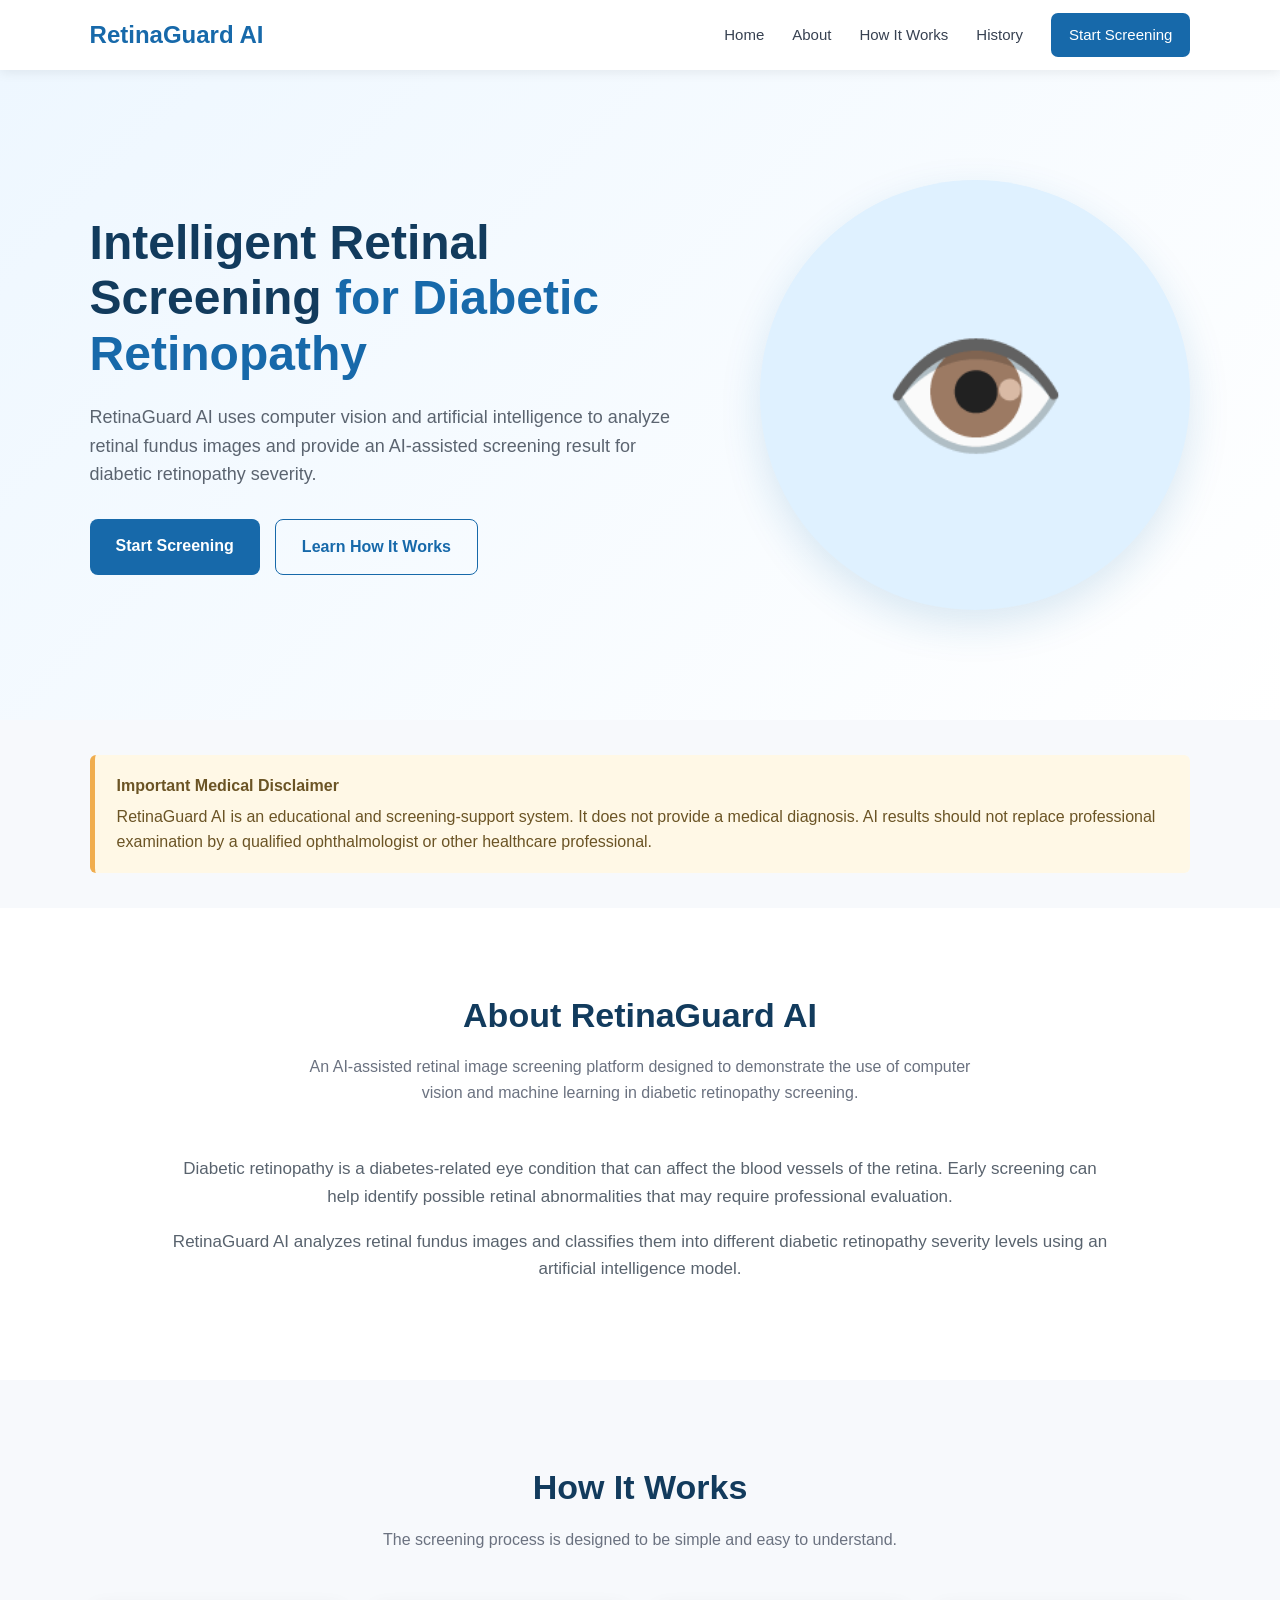
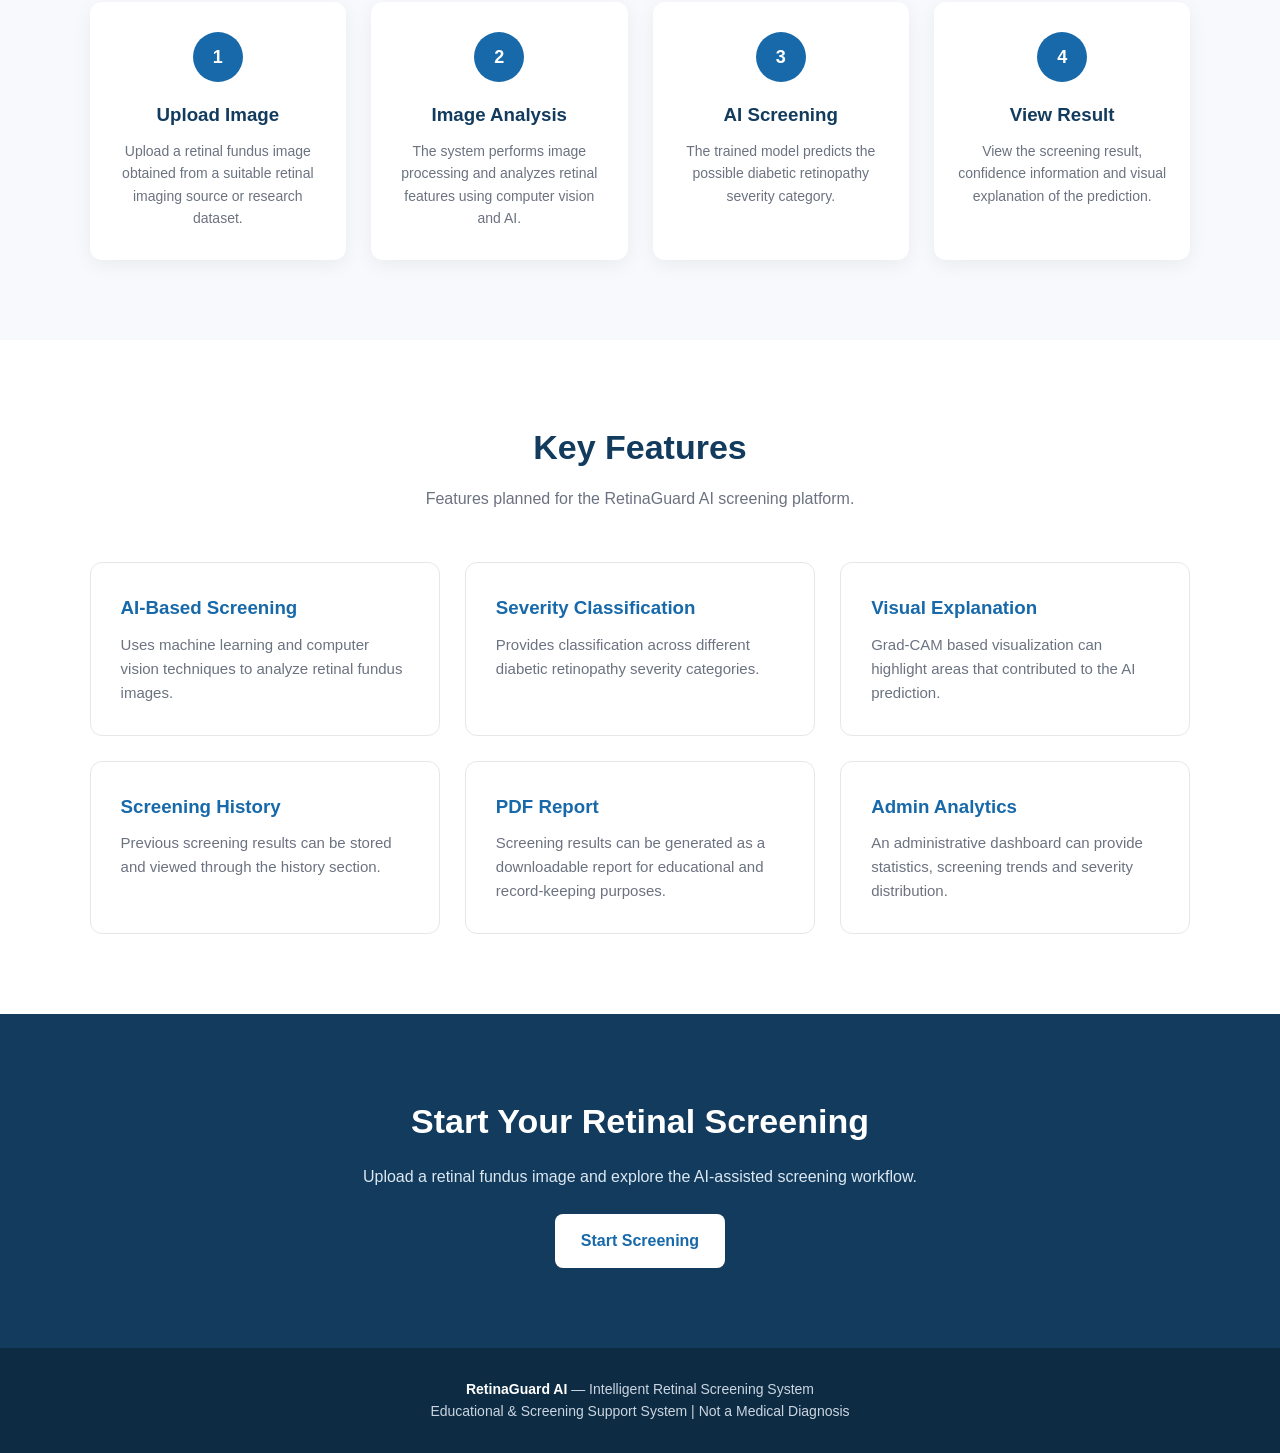
<file: frontend/home.html>
<!DOCTYPE html>
<html lang="en">
<head>
    <meta charset="UTF-8">
    <meta name="viewport" content="width=device-width, initial-scale=1.0">

    <title>RetinaGuard AI | Intelligent Retinal Screening</title>

    <style>
        * {
            margin: 0;
            padding: 0;
            box-sizing: border-box;
            font-family: Arial, Helvetica, sans-serif;
        }

        html {
            scroll-behavior: smooth;
        }

        body {
            background: #f7f9fc;
            color: #1f2937;
            line-height: 1.6;
        }

        /* ================= NAVBAR ================= */

        nav {
            background: #ffffff;
            height: 70px;
            display: flex;
            align-items: center;
            justify-content: space-between;
            padding: 0 7%;
            box-shadow: 0 2px 12px rgba(0, 0, 0, 0.08);
            position: sticky;
            top: 0;
            z-index: 1000;
        }

        .logo {
            font-size: 24px;
            font-weight: bold;
            color: #1769aa;
            text-decoration: none;
        }

        .nav-links {
            display: flex;
            align-items: center;
            gap: 28px;
        }

        .nav-links a {
            text-decoration: none;
            color: #374151;
            font-size: 15px;
            font-weight: 500;
        }

        .nav-links a:hover {
            color: #1769aa;
        }

        .nav-btn {
            background: #1769aa;
            color: white !important;
            padding: 10px 18px;
            border-radius: 7px;
        }

        .nav-btn:hover {
            background: #125589;
        }

        /* ================= HERO ================= */

        .hero {
            min-height: 650px;
            display: flex;
            align-items: center;
            justify-content: space-between;
            padding: 70px 7%;
            background: linear-gradient(135deg, #eef7ff, #ffffff);
            gap: 50px;
        }

        .hero-content {
            max-width: 650px;
        }

        .hero-content h1 {
            font-size: 48px;
            line-height: 1.15;
            color: #123b5d;
            margin-bottom: 22px;
        }

        .hero-content h1 span {
            color: #1769aa;
        }

        .hero-content p {
            font-size: 18px;
            color: #5b6470;
            margin-bottom: 30px;
            max-width: 600px;
        }

        .hero-buttons {
            display: flex;
            gap: 15px;
            flex-wrap: wrap;
        }

        .primary-btn {
            display: inline-block;
            padding: 14px 26px;
            background: #1769aa;
            color: white;
            text-decoration: none;
            border-radius: 8px;
            font-weight: 600;
        }

        .primary-btn:hover {
            background: #125589;
        }

        .secondary-btn {
            display: inline-block;
            padding: 14px 26px;
            border: 1px solid #1769aa;
            color: #1769aa;
            text-decoration: none;
            border-radius: 8px;
            font-weight: 600;
        }

        .secondary-btn:hover {
            background: #eef7ff;
        }

        .hero-visual {
            width: 430px;
            height: 430px;
            border-radius: 50%;
            background: #dff1ff;
            display: flex;
            align-items: center;
            justify-content: center;
            flex-shrink: 0;
            box-shadow: 0 15px 40px rgba(23, 105, 170, 0.15);
        }

        .eye-icon {
            font-size: 150px;
        }

        /* ================= DISCLAIMER ================= */

        .disclaimer {
            background: #fff8e6;
            border-left: 5px solid #f0ad4e;
            margin: 35px 7%;
            padding: 18px 22px;
            border-radius: 6px;
            color: #6b5425;
        }

        .disclaimer strong {
            display: block;
            margin-bottom: 5px;
        }

        /* ================= COMMON SECTION ================= */

        section {
            padding: 80px 7%;
        }

        .section-title {
            text-align: center;
            margin-bottom: 50px;
        }

        .section-title h2 {
            font-size: 34px;
            color: #123b5d;
            margin-bottom: 12px;
        }

        .section-title p {
            color: #6b7280;
            max-width: 700px;
            margin: auto;
        }

        /* ================= ABOUT ================= */

        .about {
            background: white;
        }

        .about-content {
            max-width: 950px;
            margin: auto;
            text-align: center;
        }

        .about-content p {
            font-size: 17px;
            color: #59636e;
            margin-bottom: 18px;
        }

        /* ================= HOW IT WORKS ================= */

        .steps {
            display: grid;
            grid-template-columns: repeat(4, 1fr);
            gap: 25px;
        }

        .step {
            background: white;
            padding: 30px 22px;
            border-radius: 12px;
            text-align: center;
            box-shadow: 0 5px 20px rgba(0, 0, 0, 0.06);
        }

        .step-number {
            width: 50px;
            height: 50px;
            border-radius: 50%;
            background: #1769aa;
            color: white;
            display: flex;
            align-items: center;
            justify-content: center;
            margin: 0 auto 18px;
            font-weight: bold;
            font-size: 18px;
        }

        .step h3 {
            color: #123b5d;
            margin-bottom: 10px;
        }

        .step p {
            color: #6b7280;
            font-size: 14px;
        }

        /* ================= FEATURES ================= */

        .features {
            background: white;
        }

        .feature-grid {
            display: grid;
            grid-template-columns: repeat(3, 1fr);
            gap: 25px;
        }

        .feature-card {
            padding: 30px;
            border: 1px solid #e5e7eb;
            border-radius: 12px;
            background: #ffffff;
        }

        .feature-card h3 {
            color: #1769aa;
            margin-bottom: 10px;
        }

        .feature-card p {
            color: #6b7280;
            font-size: 15px;
        }

        /* ================= CTA ================= */

        .cta {
            background: #123b5d;
            color: white;
            text-align: center;
        }

        .cta h2 {
            font-size: 34px;
            margin-bottom: 15px;
        }

        .cta p {
            max-width: 700px;
            margin: 0 auto 25px;
            color: #dce8f2;
        }

        .cta .primary-btn {
            background: white;
            color: #1769aa;
        }

        .cta .primary-btn:hover {
            background: #eef7ff;
        }

        /* ================= FOOTER ================= */

        footer {
            background: #0d2c43;
            color: #cbd5e1;
            padding: 30px 7%;
            text-align: center;
            font-size: 14px;
        }

        footer strong {
            color: white;
        }

        /* ================= RESPONSIVE ================= */

        @media (max-width: 900px) {

            .hero {
                flex-direction: column;
                text-align: center;
            }

            .hero-content {
                max-width: 100%;
            }

            .hero-buttons {
                justify-content: center;
            }

            .hero-visual {
                width: 300px;
                height: 300px;
            }

            .eye-icon {
                font-size: 100px;
            }

            .steps {
                grid-template-columns: repeat(2, 1fr);
            }

            .feature-grid {
                grid-template-columns: repeat(2, 1fr);
            }
        }

        @media (max-width: 600px) {

            nav {
                padding: 0 5%;
            }

            .nav-links {
                gap: 10px;
            }

            .nav-links a:not(.nav-btn) {
                display: none;
            }

            .hero {
                padding: 50px 5%;
            }

            .hero-content h1 {
                font-size: 36px;
            }

            .hero-content p {
                font-size: 16px;
            }

            section {
                padding: 60px 5%;
            }

            .steps,
            .feature-grid {
                grid-template-columns: 1fr;
            }

            .disclaimer {
                margin: 25px 5%;
            }
        }
    </style>
</head>

<body>

<!-- ================= NAVBAR ================= -->

<nav>

    <a href="/" class="logo">
        RetinaGuard AI
    </a>

    <div class="nav-links">

        <a href="/">Home</a>

        <a href="#about">About</a>

        <a href="#how-it-works">How It Works</a>

        <a href="/history">History</a>

        <a href="/screening" class="nav-btn">
            Start Screening
        </a>

    </div>

</nav>


<!-- ================= HERO ================= -->

<section class="hero">

    <div class="hero-content">

        <h1>
            Intelligent Retinal Screening
            <span>for Diabetic Retinopathy</span>
        </h1>

        <p>
            RetinaGuard AI uses computer vision and artificial intelligence
            to analyze retinal fundus images and provide an AI-assisted
            screening result for diabetic retinopathy severity.
        </p>

        <div class="hero-buttons">

            <a href="/screening" class="primary-btn">
                Start Screening
            </a>

            <a href="#how-it-works" class="secondary-btn">
                Learn How It Works
            </a>

        </div>

    </div>


    <div class="hero-visual">

        <div class="eye-icon">
            👁️
        </div>

    </div>

</section>


<!-- ================= DISCLAIMER ================= -->

<div class="disclaimer">

    <strong>Important Medical Disclaimer</strong>

    RetinaGuard AI is an educational and screening-support system.
    It does not provide a medical diagnosis. AI results should not
    replace professional examination by a qualified ophthalmologist
    or other healthcare professional.

</div>


<!-- ================= ABOUT ================= -->

<section class="about" id="about">

    <div class="section-title">

        <h2>About RetinaGuard AI</h2>

        <p>
            An AI-assisted retinal image screening platform designed
            to demonstrate the use of computer vision and machine
            learning in diabetic retinopathy screening.
        </p>

    </div>


    <div class="about-content">

        <p>
            Diabetic retinopathy is a diabetes-related eye condition
            that can affect the blood vessels of the retina.
            Early screening can help identify possible retinal
            abnormalities that may require professional evaluation.
        </p>

        <p>
            RetinaGuard AI analyzes retinal fundus images and
            classifies them into different diabetic retinopathy
            severity levels using an artificial intelligence model.
        </p>

    </div>

</section>


<!-- ================= HOW IT WORKS ================= -->

<section id="how-it-works">

    <div class="section-title">

        <h2>How It Works</h2>

        <p>
            The screening process is designed to be simple and easy
            to understand.
        </p>

    </div>


    <div class="steps">

        <div class="step">

            <div class="step-number">1</div>

            <h3>Upload Image</h3>

            <p>
                Upload a retinal fundus image obtained from a suitable
                retinal imaging source or research dataset.
            </p>

        </div>


        <div class="step">

            <div class="step-number">2</div>

            <h3>Image Analysis</h3>

            <p>
                The system performs image processing and analyzes
                retinal features using computer vision and AI.
            </p>

        </div>


        <div class="step">

            <div class="step-number">3</div>

            <h3>AI Screening</h3>

            <p>
                The trained model predicts the possible diabetic
                retinopathy severity category.
            </p>

        </div>


        <div class="step">

            <div class="step-number">4</div>

            <h3>View Result</h3>

            <p>
                View the screening result, confidence information
                and visual explanation of the prediction.
            </p>

        </div>

    </div>

</section>


<!-- ================= FEATURES ================= -->

<section class="features">

    <div class="section-title">

        <h2>Key Features</h2>

        <p>
            Features planned for the RetinaGuard AI screening platform.
        </p>

    </div>


    <div class="feature-grid">

        <div class="feature-card">

            <h3>AI-Based Screening</h3>

            <p>
                Uses machine learning and computer vision techniques
                to analyze retinal fundus images.
            </p>

        </div>


        <div class="feature-card">

            <h3>Severity Classification</h3>

            <p>
                Provides classification across different diabetic
                retinopathy severity categories.
            </p>

        </div>


        <div class="feature-card">

            <h3>Visual Explanation</h3>

            <p>
                Grad-CAM based visualization can highlight areas
                that contributed to the AI prediction.
            </p>

        </div>


        <div class="feature-card">

            <h3>Screening History</h3>

            <p>
                Previous screening results can be stored and
                viewed through the history section.
            </p>

        </div>


        <div class="feature-card">

            <h3>PDF Report</h3>

            <p>
                Screening results can be generated as a downloadable
                report for educational and record-keeping purposes.
            </p>

        </div>


        <div class="feature-card">

            <h3>Admin Analytics</h3>

            <p>
                An administrative dashboard can provide statistics,
                screening trends and severity distribution.
            </p>

        </div>

    </div>

</section>


<!-- ================= CTA ================= -->

<section class="cta">

    <h2>
        Start Your Retinal Screening
    </h2>

    <p>
        Upload a retinal fundus image and explore the
        AI-assisted screening workflow.
    </p>

    <a href="/screening" class="primary-btn">
        Start Screening
    </a>

</section>


<!-- ================= FOOTER ================= -->

<footer>

    <p>
        <strong>RetinaGuard AI</strong>
        — Intelligent Retinal Screening System
    </p>

    <p>
        Educational & Screening Support System | Not a Medical Diagnosis
    </p>

</footer>

</body>
</html>
</file>
